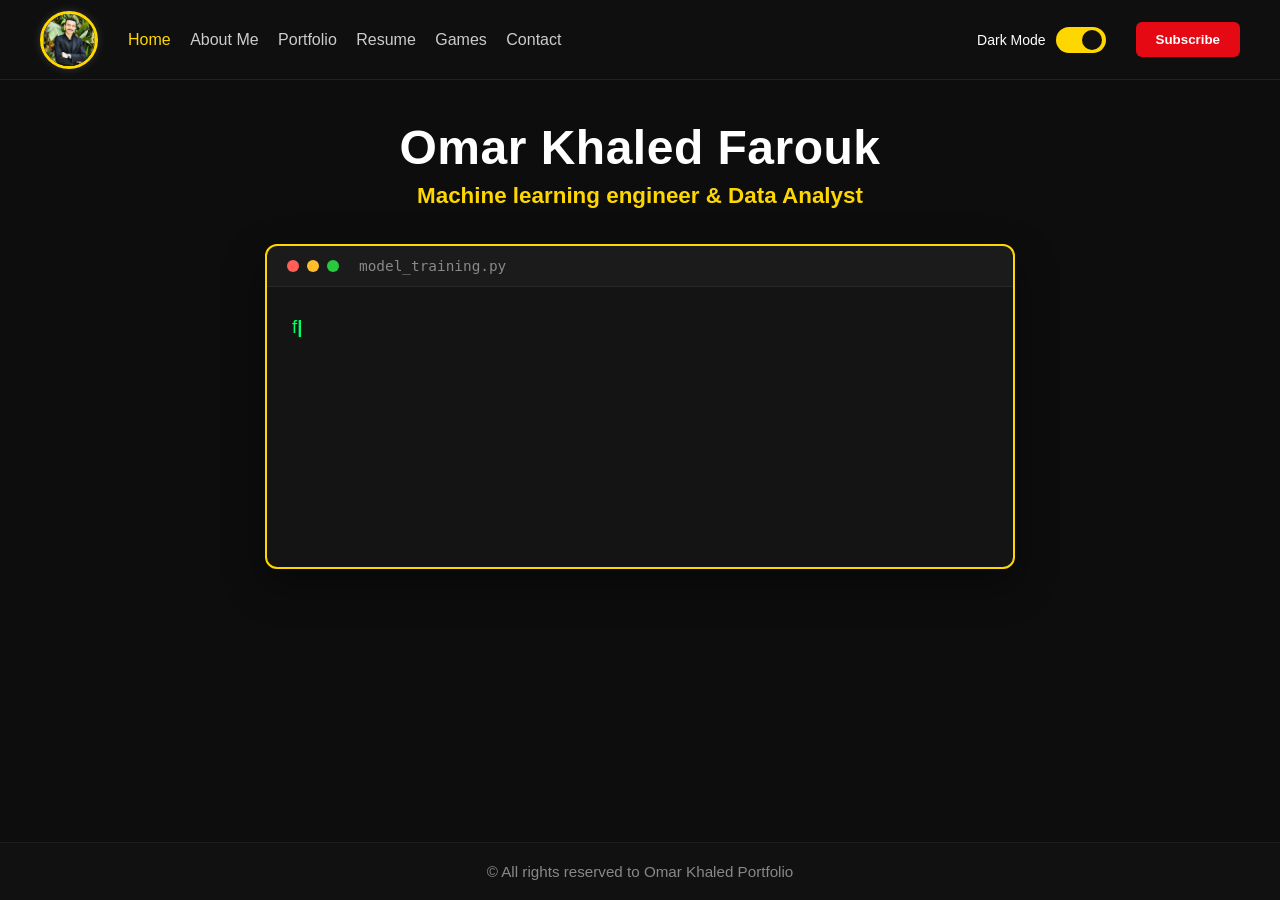
<file: index.html>
<!DOCTYPE html>
<html lang="en">
<head>
    <meta charset="UTF-8">
    <meta name="viewport" content="width=device-width, initial-scale=1.0">
    <title>Omar Khaled | ML Engineer Portfolio</title>
    <link rel="stylesheet" href="style.css">
</head>
<body>

    <header class="navbar">
        <div class="nav-left">
            <div class="profile-frame" id="profile-trigger">
                <img src="assets/2.jpeg" alt="Omar Khaled" class="profile-img">
            </div>
            <nav class="nav-links">
                <a href="index.html" class="active">Home</a>
                <a href="about.html">About Me</a>
                <a href="portfolio.html">Portfolio</a>
                <a href="resume.html">Resume</a>
                <a href="games.html">Games</a>
                <a href="contact.html">Contact</a>
            </nav>
        </div>
        
        <div class="nav-right">
            <div class="toggle-container">
                <span class="toggle-label">Dark Mode</span>
                <button id="theme-toggle" class="switch-btn"></button>
            </div>
            <button class="subscribe-btn" id="subscribe-btn">Subscribe</button>
        </div>
    </header>

    <!-- النافذة الصغيرة المنبثقة لـ Subscribe -->
    <div id="subscribe-modal" class="custom-popup-modal">
        <div class="popup-content">
            <span class="close-popup" id="close-subscribe">&times;</span>
            <h2>Under update</h2>
        </div>
    </div>

    <div id="image-modal" class="modal">
        <span class="close-modal" id="close-modal">&times;</span>
        <img class="modal-content" src="assets/2.jpeg" alt="Omar Khaled Enlarged">
    </div>

    <!-- الهيرو سيكشن الجديد المطور كلياً -->
    <main class="hero-wrapper-fixed">
        <div class="brand-header-zone">
            <h1 class="brand-name">Omar Khaled Farouk</h1>
            <p class="brand-title">Machine learning engineer & Data Analyst</p>
        </div>

        <div class="code-terminal-container">
            <div class="terminal-header">
                <div class="terminal-dots">
                    <span class="dot red"></span>
                    <span class="dot yellow"></span>
                    <span class="dot green"></span>
                </div>
                <div class="terminal-title">model_training.py</div>
            </div>
            <div class="terminal-body">
                <span id="typing-effect-code"></span><span class="terminal-cursor">|</span>
            </div>
        </div>
    </main>

    <!-- الفوتر مع علامة الحقوق المحدثة -->
    <footer class="portfolio-footer">
        <p>&copy; All rights reserved to Omar Khaled Portfolio</p>
    </footer>

    <script src="script.js"></script>
</body>
</html>
</file>
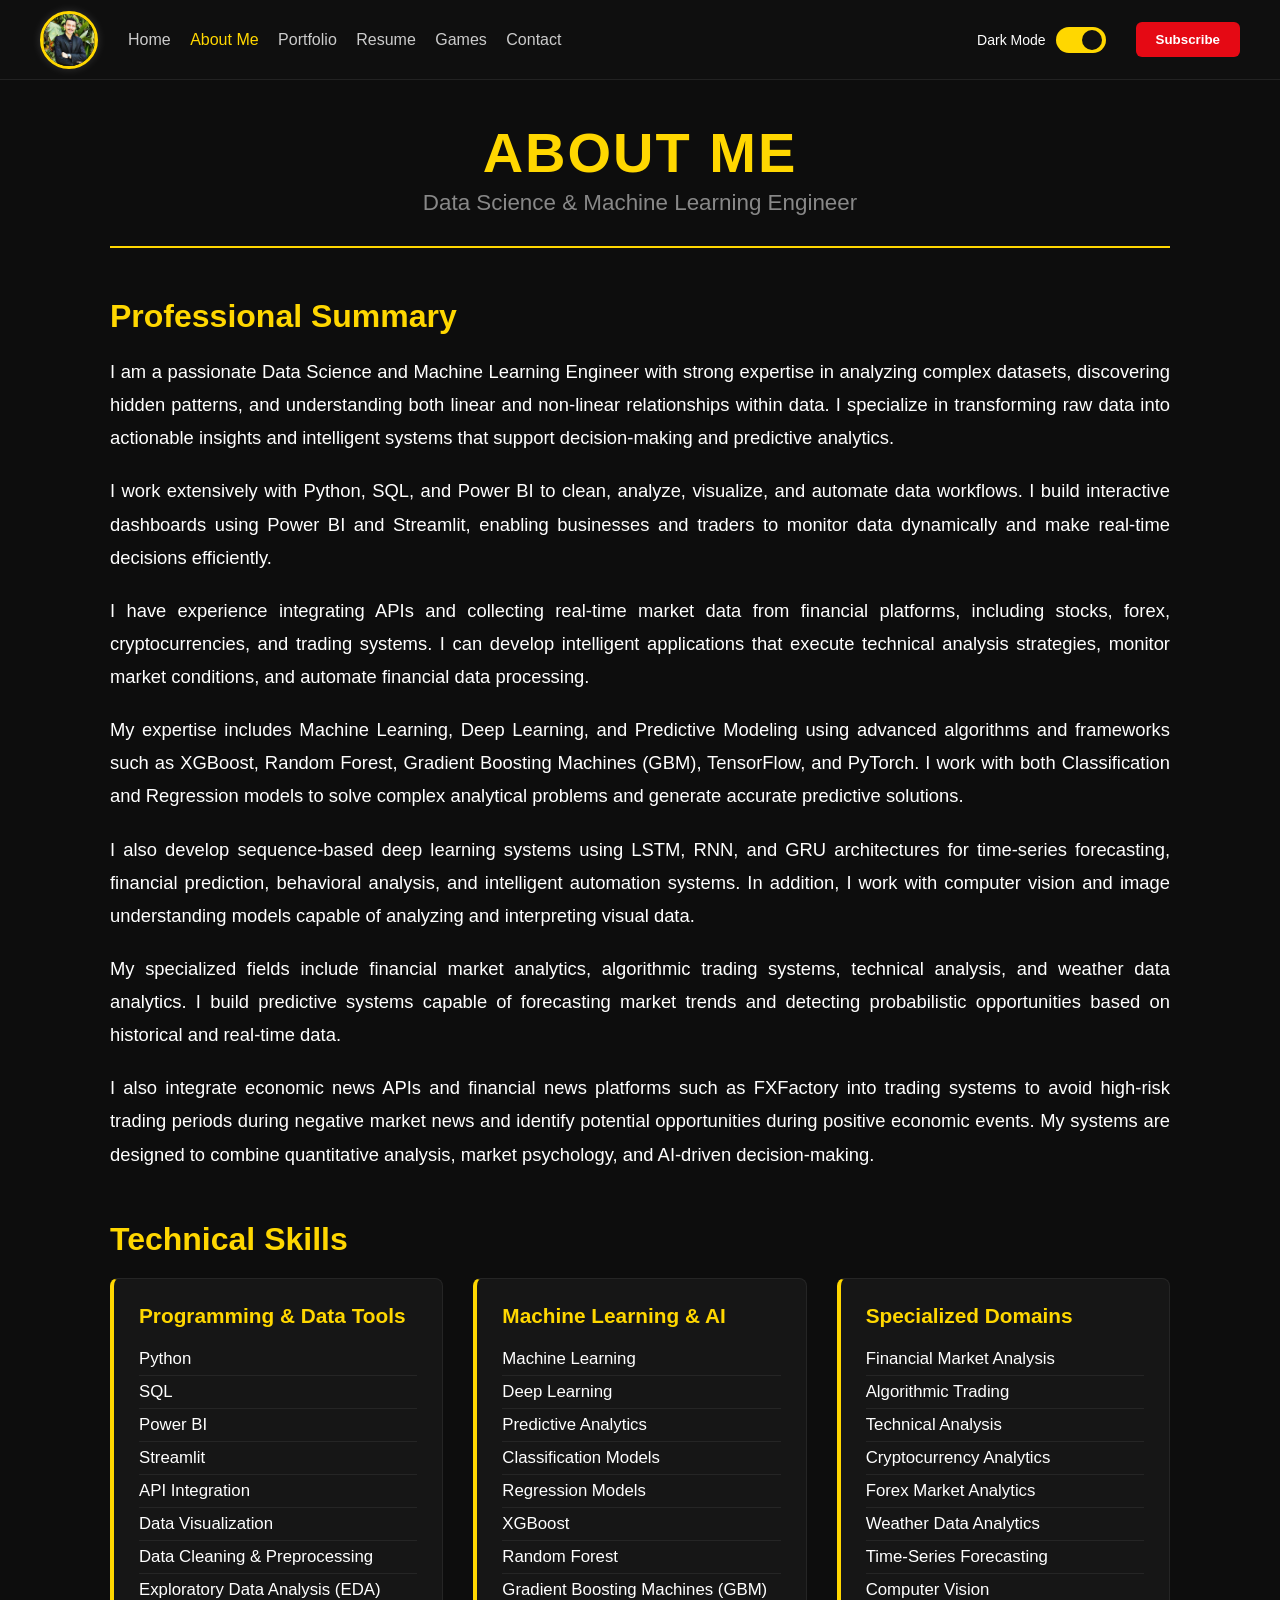
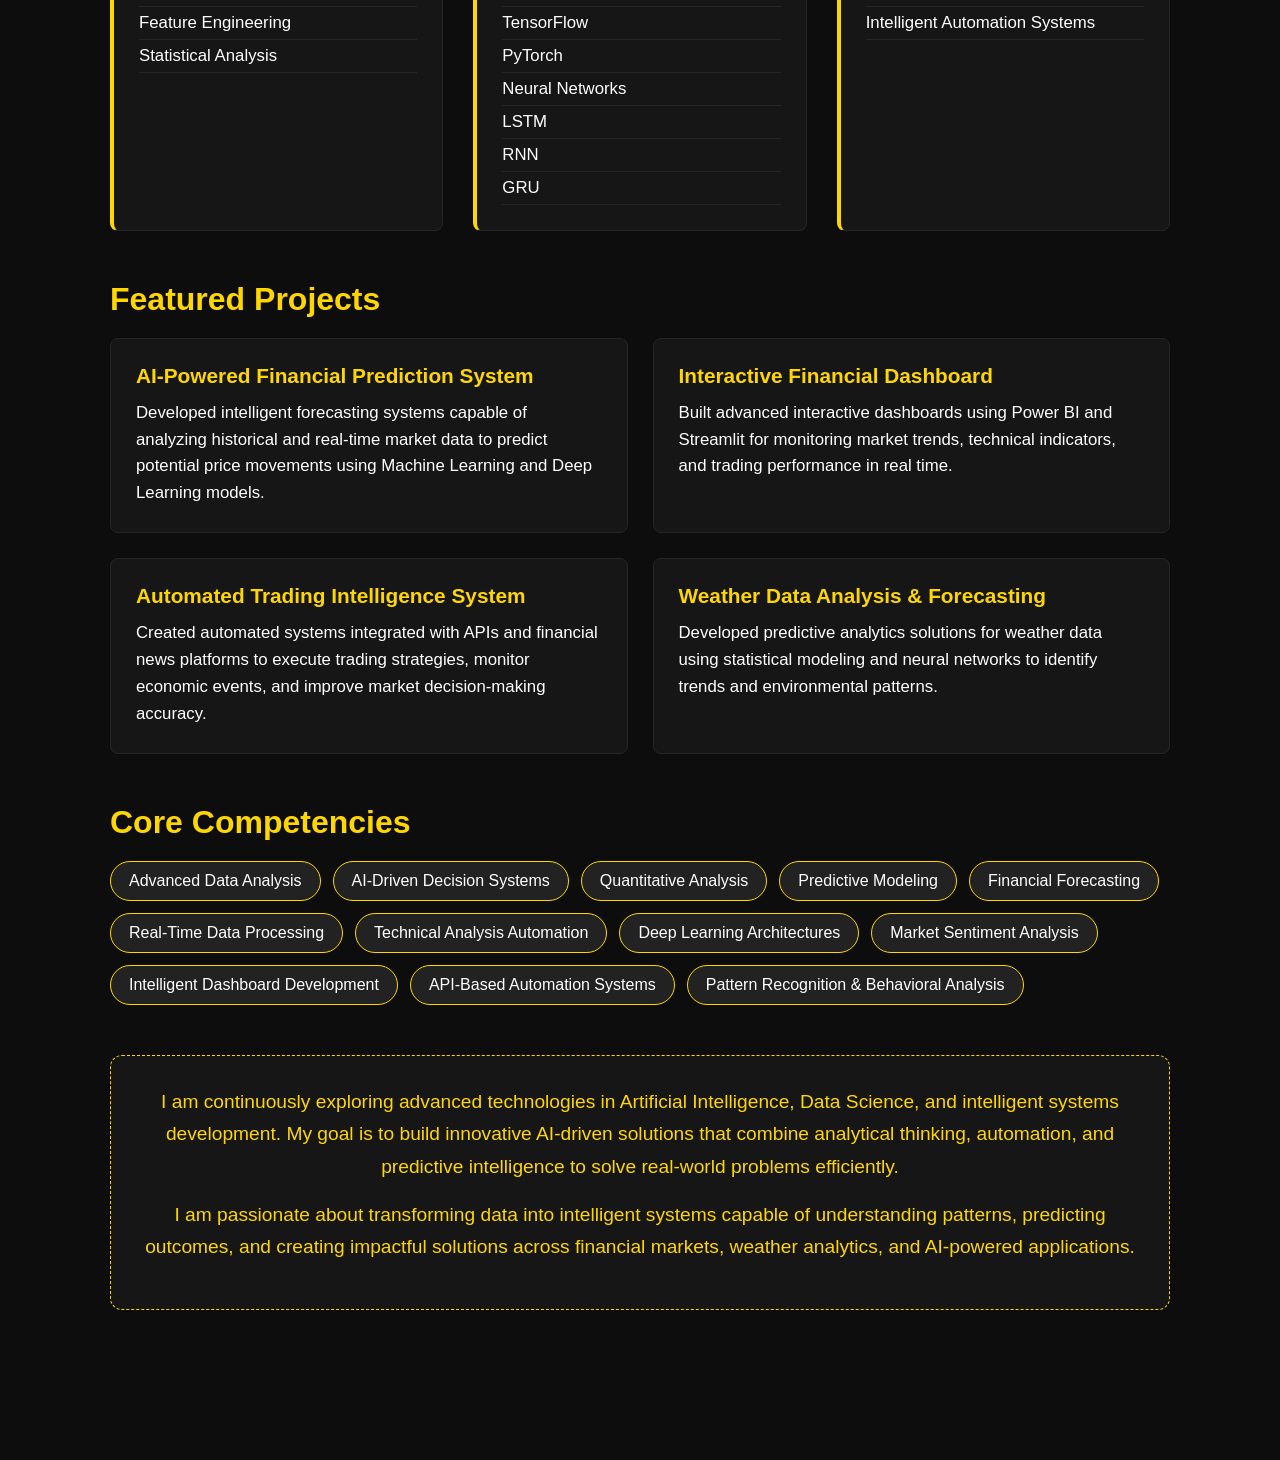
<file: about.html>
<!DOCTYPE html>
<html lang="en">
<head>
    <meta charset="UTF-8">
    <meta name="viewport" content="width=device-width, initial-scale=1.0">
    <title>About Me | Omar Khaled</title>
    <link rel="stylesheet" href="style.css">
</head>
<body>

    <header class="navbar">
        <div class="nav-left">
            <div class="profile-frame" id="profile-trigger">
                <img src="assets/2.jpeg" alt="Omar Khaled" class="profile-img">
            </div>
            <nav class="nav-links">
                <a href="index.html">Home</a>
                <a href="about.html" class="active">About Me</a>
                <a href="portfolio.html">Portfolio</a>
                <a href="resume.html">Resume</a>
                <a href="games.html">Games</a>
                <a href="contact.html">Contact</a>
            </nav>
        </div>
        
        <div class="nav-right">
            <div class="toggle-container">
                <span class="toggle-label">Dark Mode</span>
                <button id="theme-toggle" class="switch-btn"></button>
            </div>
            <button class="subscribe-btn">Subscribe</button>
        </div>
    </header>

    <div id="image-modal" class="modal">
        <span class="close-modal" id="close-modal">&times;</span>
        <img class="modal-content" src="assets/2.jpeg" alt="Omar Khaled Enlarged">
    </div>

    <main class="about-container">
        <section class="about-header-box">
            <h1 class="main-title">About Me</h1>
            <p class="subtitle">Data Science & Machine Learning Engineer</p>
        </section>

        <section class="about-section">
            <h2 class="section-title">Professional Summary</h2>
            <div class="section-content">
                <p>I am a passionate Data Science and Machine Learning Engineer with strong expertise in analyzing complex datasets, discovering hidden patterns, and understanding both linear and non-linear relationships within data. I specialize in transforming raw data into actionable insights and intelligent systems that support decision-making and predictive analytics.</p>
                <p>I work extensively with Python, SQL, and Power BI to clean, analyze, visualize, and automate data workflows. I build interactive dashboards using Power BI and Streamlit, enabling businesses and traders to monitor data dynamically and make real-time decisions efficiently.</p>
                <p>I have experience integrating APIs and collecting real-time market data from financial platforms, including stocks, forex, cryptocurrencies, and trading systems. I can develop intelligent applications that execute technical analysis strategies, monitor market conditions, and automate financial data processing.</p>
                <p>My expertise includes Machine Learning, Deep Learning, and Predictive Modeling using advanced algorithms and frameworks such as XGBoost, Random Forest, Gradient Boosting Machines (GBM), TensorFlow, and PyTorch. I work with both Classification and Regression models to solve complex analytical problems and generate accurate predictive solutions.</p>
                <p>I also develop sequence-based deep learning systems using LSTM, RNN, and GRU architectures for time-series forecasting, financial prediction, behavioral analysis, and intelligent automation systems. In addition, I work with computer vision and image understanding models capable of analyzing and interpreting visual data.</p>
                <p>My specialized fields include financial market analytics, algorithmic trading systems, technical analysis, and weather data analytics. I build predictive systems capable of forecasting market trends and detecting probabilistic opportunities based on historical and real-time data.</p>
                <p>I also integrate economic news APIs and financial news platforms such as FXFactory into trading systems to avoid high-risk trading periods during negative market news and identify potential opportunities during positive economic events. My systems are designed to combine quantitative analysis, market psychology, and AI-driven decision-making.</p>
            </div>
        </section>

        <section class="about-section">
            <h2 class="section-title">Technical Skills</h2>
            <div class="skills-grid">
                <div class="skills-category">
                    <h3>Programming & Data Tools</h3>
                    <ul>
                        <li>Python</li><li>SQL</li><li>Power BI</li><li>Streamlit</li><li>API Integration</li>
                        <li>Data Visualization</li><li>Data Cleaning & Preprocessing</li><li>Exploratory Data Analysis (EDA)</li>
                        <li>Feature Engineering</li><li>Statistical Analysis</li>
                    </ul>
                </div>
                <div class="skills-category">
                    <h3>Machine Learning & AI</h3>
                    <ul>
                        <li>Machine Learning</li><li>Deep Learning</li><li>Predictive Analytics</li><li>Classification Models</li>
                        <li>Regression Models</li><li>XGBoost</li><li>Random Forest</li><li>Gradient Boosting Machines (GBM)</li>
                        <li>TensorFlow</li><li>PyTorch</li><li>Neural Networks</li><li>LSTM</li><li>RNN</li><li>GRU</li>
                    </ul>
                </div>
                <div class="skills-category">
                    <h3>Specialized Domains</h3>
                    <ul>
                        <li>Financial Market Analysis</li><li>Algorithmic Trading</li><li>Technical Analysis</li><li>Cryptocurrency Analytics</li>
                        <li>Forex Market Analytics</li><li>Weather Data Analytics</li><li>Time-Series Forecasting</li>
                        <li>Computer Vision</li><li>Intelligent Automation Systems</li>
                    </ul>
                </div>
            </div>
        </section>

        <section class="about-section">
            <h2 class="section-title">Featured Projects</h2>
            <div class="projects-list">
                <div class="project-item">
                    <h3>AI-Powered Financial Prediction System</h3>
                    <p>Developed intelligent forecasting systems capable of analyzing historical and real-time market data to predict potential price movements using Machine Learning and Deep Learning models.</p>
                </div>
                <div class="project-item">
                    <h3>Interactive Financial Dashboard</h3>
                    <p>Built advanced interactive dashboards using Power BI and Streamlit for monitoring market trends, technical indicators, and trading performance in real time.</p>
                </div>
                <div class="project-item">
                    <h3>Automated Trading Intelligence System</h3>
                    <p>Created automated systems integrated with APIs and financial news platforms to execute trading strategies, monitor economic events, and improve market decision-making accuracy.</p>
                </div>
                <div class="project-item">
                    <h3>Weather Data Analysis & Forecasting</h3>
                    <p>Developed predictive analytics solutions for weather data using statistical modeling and neural networks to identify trends and environmental patterns.</p>
                </div>
            </div>
        </section>

        <section class="about-section">
            <h2 class="section-title">Core Competencies</h2>
            <div class="competencies-box">
                <div class="comp-tag">Advanced Data Analysis</div>
                <div class="comp-tag">AI-Driven Decision Systems</div>
                <div class="comp-tag">Quantitative Analysis</div>
                <div class="comp-tag">Predictive Modeling</div>
                <div class="comp-tag">Financial Forecasting</div>
                <div class="comp-tag">Real-Time Data Processing</div>
                <div class="comp-tag">Technical Analysis Automation</div>
                <div class="comp-tag">Deep Learning Architectures</div>
                <div class="comp-tag">Market Sentiment Analysis</div>
                <div class="comp-tag">Intelligent Dashboard Development</div>
                <div class="comp-tag">API-Based Automation Systems</div>
                <div class="comp-tag">Pattern Recognition & Behavioral Analysis</div>
            </div>
        </section>

        <section class="about-section closing-box">
            <p>I am continuously exploring advanced technologies in Artificial Intelligence, Data Science, and intelligent systems development. My goal is to build innovative AI-driven solutions that combine analytical thinking, automation, and predictive intelligence to solve real-world problems efficiently.</p>
            <p>I am passionate about transforming data into intelligent systems capable of understanding patterns, predicting outcomes, and creating impactful solutions across financial markets, weather analytics, and AI-powered applications.</p>
        </section>
    </main>

    <script src="script.js"></script>
</body>
</html>
</file>
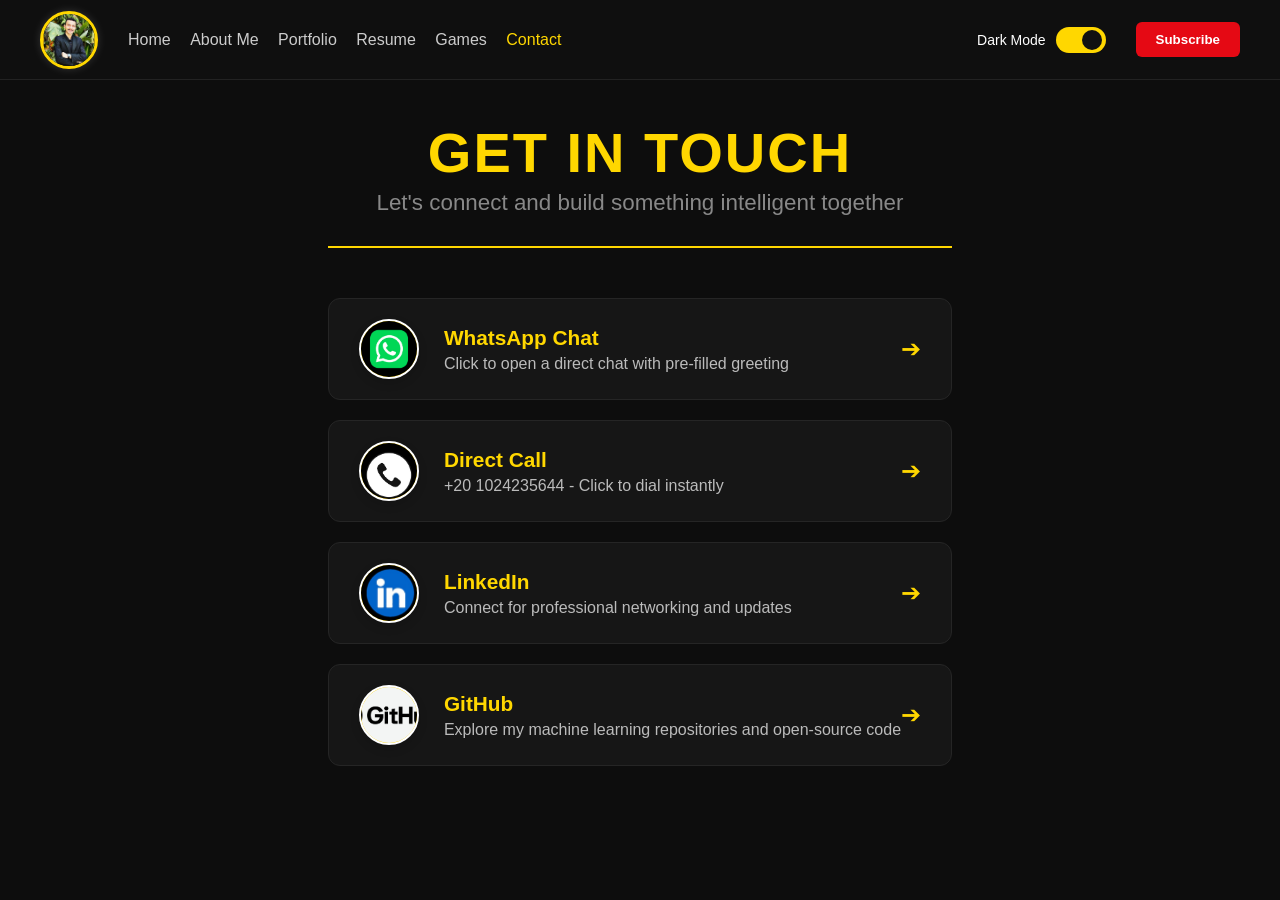
<file: contact.html>
<!DOCTYPE html>
<html lang="en">
<head>
    <meta charset="UTF-8">
    <meta name="viewport" content="width=device-width, initial-scale=1.0">
    <title>Contact Me | Omar Khaled</title>
    <link rel="stylesheet" href="style.css">
</head>
<body>

    <header class="navbar">
        <div class="nav-left">
            <div class="profile-frame" id="profile-trigger">
                <img src="assets/2.jpeg" alt="Omar Khaled" class="profile-img">
            </div>
            <nav class="nav-links">
                <a href="index.html">Home</a>
                <a href="about.html">About Me</a>
                <a href="portfolio.html">Portfolio</a>
                <a href="resume.html">Resume</a>
                <a href="games.html">Games</a>
                <a href="contact.html" class="active">Contact</a>
            </nav>
        </div>
        
        <div class="nav-right">
            <div class="toggle-container">
                <span class="toggle-label">Dark Mode</span>
                <button id="theme-toggle" class="switch-btn"></button>
            </div>
            <button class="subscribe-btn">Subscribe</button>
        </div>
    </header>

    <div id="image-modal" class="modal">
        <span class="close-modal" id="close-modal">&times;</span>
        <img class="modal-content" src="assets/2.jpeg" alt="Omar Khaled Enlarged">
    </div>

    <main class="contact-container">
        <div class="contact-header-box">
            <h1 class="main-title">Get In Touch</h1>
            <p class="subtitle">Let's connect and build something intelligent together</p>
        </div>

        <div class="contact-methods-list">
            
            <a href="https://wa.me/201024235644?text=Hello/%D8%A3%D9%87%D9%84%D8%A7" target="_blank" class="contact-card">
                <div class="icon-wrapper">
                    <img src="assets/W.jpeg" alt="WhatsApp" class="contact-icon">
                </div>
                <div class="contact-info">
                    <h3>WhatsApp Chat</h3>
                    <p>Click to open a direct chat with pre-filled greeting</p>
                </div>
                <div class="action-arrow">➔</div>
            </a>

            <a href="tel:+201024235644" class="contact-card">
                <div class="icon-wrapper">
                    <img src="assets/C.jpeg" alt="Call Me" class="contact-icon">
                </div>
                <div class="contact-info">
                    <h3>Direct Call</h3>
                    <p>+20 1024235644 - Click to dial instantly</p>
                </div>
                <div class="action-arrow">➔</div>
            </a>

            <a href="https://www.linkedin.com/in/omar-khaled-546099269" target="_blank" class="contact-card">
                <div class="icon-wrapper">
                    <img src="assets/L.jpeg" alt="LinkedIn" class="contact-icon">
                </div>
                <div class="contact-info">
                    <h3>LinkedIn</h3>
                    <p>Connect for professional networking and updates</p>
                </div>
                <div class="action-arrow">➔</div>
            </a>

            <a href="https://github.com/omarel3o" target="_blank" class="contact-card">
                <div class="icon-wrapper github-accent">
                    <img src="assets/G.jpeg" alt="GitHub" class="contact-icon">
                </div>
                <div class="contact-info">
                    <h3>GitHub</h3>
                    <p>Explore my machine learning repositories and open-source code</p>
                </div>
                <div class="action-arrow">➔</div>
            </a>

        </div>
    </main>

    <script src="script.js"></script>
</body>
</html>
</file>
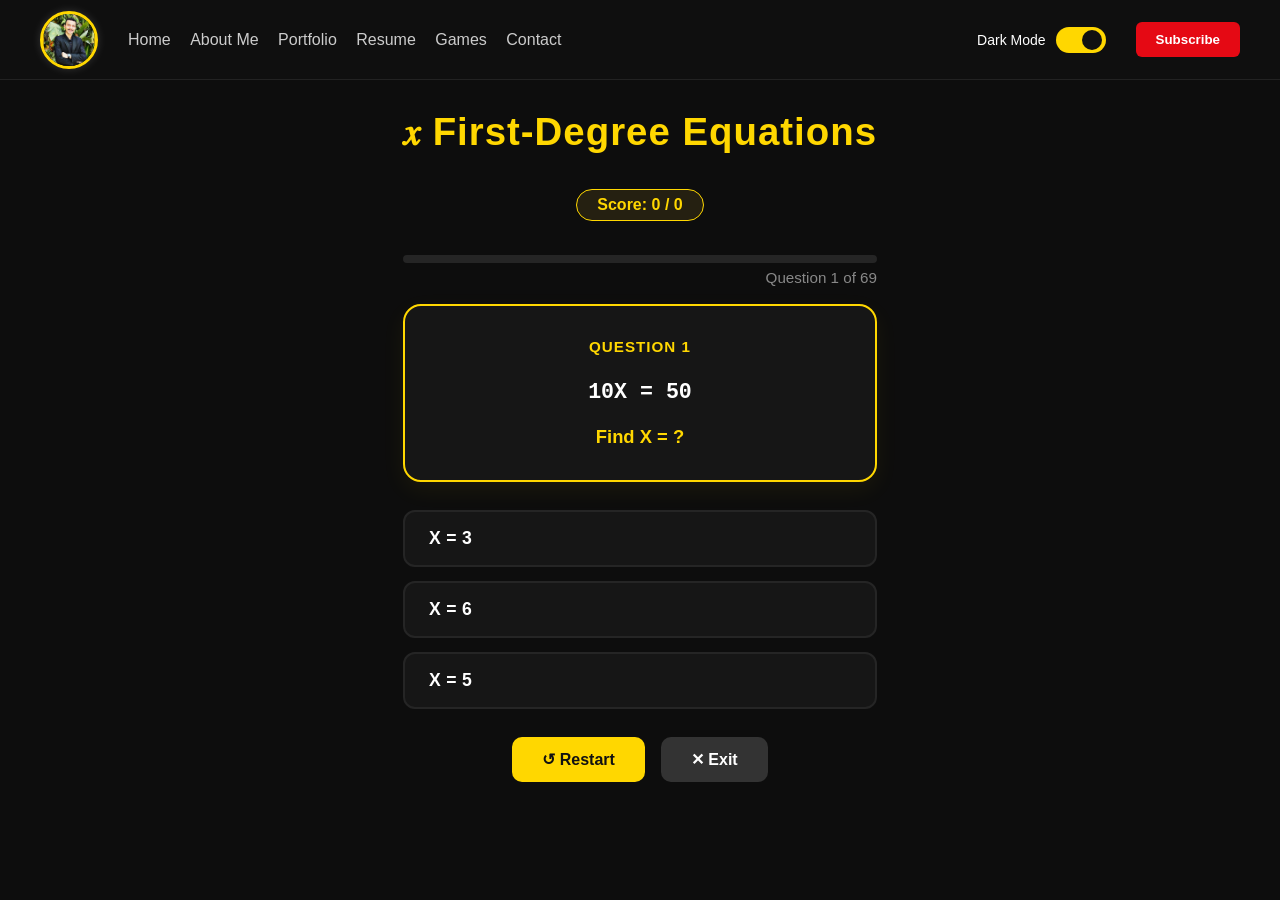
<file: game-equations.html>
<!DOCTYPE html>
<html lang="en">
<head>
    <meta charset="UTF-8">
    <meta name="viewport" content="width=device-width, initial-scale=1.0">
    <title>Equations Game | Omar Khaled</title>
    <link rel="stylesheet" href="style.css">
    <style>
        .game-page-container {
            max-width: 680px;
            margin: 0 auto;
            padding: 110px 20px 80px;
            min-height: 100vh;
            display: flex;
            flex-direction: column;
            align-items: center;
        }

        .game-title-box {
            text-align: center;
            margin-bottom: 34px;
            width: 100%;
        }

        .game-title-box h1 {
            font-size: 2.4rem;
            color: var(--accent-color);
            letter-spacing: 1px;
        }

        .progress-bar-wrap {
            width: 100%;
            height: 8px;
            background: var(--border-color);
            border-radius: 8px;
            margin: 14px 0 6px;
            overflow: hidden;
        }

        .progress-bar-fill {
            height: 100%;
            background: linear-gradient(90deg, var(--accent-color), #ff9900);
            border-radius: 8px;
            transition: width 0.4s ease;
        }

        .progress-label {
            font-size: 0.95rem;
            color: #888;
            text-align: right;
            width: 100%;
            margin-bottom: 18px;
        }

        /* Question Card */
        .eq-card {
            width: 100%;
            background: var(--card-bg);
            border: 2px solid var(--accent-color);
            border-radius: 18px;
            padding: 32px 36px;
            margin-bottom: 28px;
            text-align: center;
            box-shadow: 0 8px 24px rgba(0,0,0,0.08);
        }

        [data-theme="dark"] .eq-card {
            box-shadow: 0 8px 24px rgba(255,215,0,0.06);
        }

        .eq-number {
            font-size: 0.95rem;
            color: var(--accent-color);
            font-weight: 700;
            letter-spacing: 1px;
            margin-bottom: 18px;
        }

        .eq-text {
            font-size: 1.35rem;
            font-weight: 700;
            line-height: 1.8;
            font-family: 'Courier New', monospace;
            color: var(--text-color);
            white-space: pre-line;
        }

        .eq-ask {
            font-size: 1.15rem;
            font-weight: 800;
            color: var(--accent-color);
            margin-top: 14px;
        }

        /* Answer Choices */
        .choices-grid {
            display: flex;
            flex-direction: column;
            gap: 14px;
            width: 100%;
            margin-bottom: 28px;
        }

        .choice-btn {
            width: 100%;
            padding: 16px 24px;
            background: var(--card-bg);
            border: 2px solid var(--border-color);
            border-radius: 12px;
            font-size: 1.1rem;
            font-weight: 600;
            color: var(--text-color);
            cursor: pointer;
            text-align: left;
            transition: border-color 0.2s, background 0.2s, transform 0.15s;
            letter-spacing: 0.3px;
        }

        .choice-btn:hover:not(:disabled) {
            border-color: var(--accent-color);
            background: rgba(212,175,55,0.08);
            transform: translateX(6px);
        }

        .choice-btn.correct {
            border-color: #4caf50;
            background: rgba(76,175,80,0.12);
            color: #4caf50;
        }

        .choice-btn.wrong {
            border-color: #ef5350;
            background: rgba(239,83,80,0.1);
            color: #ef5350;
        }

        .choice-btn:disabled { cursor: default; }

        /* Buttons */
        .game-btns {
            display: flex;
            gap: 16px;
            flex-wrap: wrap;
            justify-content: center;
        }

        .gbtn {
            padding: 13px 30px;
            border: none;
            border-radius: 10px;
            font-size: 1rem;
            font-weight: 700;
            cursor: pointer;
            transition: transform 0.15s, opacity 0.15s;
        }

        .gbtn:hover { transform: translateY(-2px); opacity: 0.9; }
        .gbtn-reset { background: var(--accent-color); color: #111; }
        .gbtn-exit { background: #555; color: #fff; }
        [data-theme="dark"] .gbtn-exit { background: #333; }

        /* Modal */
        .result-overlay {
            display: none;
            position: fixed;
            inset: 0;
            background: rgba(0,0,0,0.82);
            z-index: 3000;
            justify-content: center;
            align-items: center;
        }

        .result-overlay.show { display: flex; }

        .result-box {
            background: var(--card-bg);
            border: 2px solid var(--accent-color);
            border-radius: 20px;
            padding: 44px 50px;
            text-align: center;
            max-width: 400px;
            width: 90%;
            animation: slideUp 0.28s ease;
            box-shadow: 0 20px 50px rgba(0,0,0,0.4);
        }

        @keyframes slideUp {
            from { transform: translateY(30px); opacity: 0; }
            to { transform: translateY(0); opacity: 1; }
        }

        .result-emoji { font-size: 3.5rem; margin-bottom: 14px; }
        .result-msg { font-size: 1.5rem; font-weight: 800; color: var(--accent-color); margin-bottom: 8px; }
        .result-sub { font-size: 1rem; color: #888; margin-bottom: 28px; }
        .result-btns { display: flex; gap: 14px; justify-content: center; flex-wrap: wrap; }

        .rbtn {
            padding: 12px 28px;
            border: none;
            border-radius: 10px;
            font-size: 1rem;
            font-weight: 700;
            cursor: pointer;
            transition: transform 0.15s;
        }

        .rbtn:hover { transform: translateY(-2px); }
        .rbtn-yes { background: var(--accent-color); color: #111; }
        .rbtn-no { background: #555; color: #fff; }
        [data-theme="dark"] .rbtn-no { background: #333; }

        /* Score */
        .score-badge {
            font-size: 1rem;
            font-weight: 700;
            color: var(--accent-color);
            background: rgba(212,175,55,0.12);
            border: 1px solid var(--accent-color);
            border-radius: 30px;
            padding: 6px 20px;
            margin-bottom: 20px;
        }

        @media (max-width: 768px) {
            .game-page-container { padding-top: 28px; }
            .game-title-box h1 { font-size: 1.8rem; }
            .eq-card { padding: 22px 18px; }
            .eq-text { font-size: 1.1rem; }
            .result-box { padding: 28px 20px; }
        }
    </style>
</head>
<body>

    <header class="navbar">
        <div class="nav-left">
            <div class="profile-frame" id="profile-trigger">
                <img src="assets/2.jpeg" alt="Omar Khaled" class="profile-img">
            </div>
            <nav class="nav-links">
                <a href="index.html">Home</a>
                <a href="about.html">About Me</a>
                <a href="portfolio.html">Portfolio</a>
                <a href="resume.html">Resume</a>
                <a href="games.html">Games</a>
                <a href="contact.html">Contact</a>
            </nav>
        </div>
        <div class="nav-right">
            <div class="toggle-container">
                <span class="toggle-label">Dark Mode</span>
                <button id="theme-toggle" class="switch-btn"></button>
            </div>
            <button class="subscribe-btn">Subscribe</button>
        </div>
    </header>

    <div id="image-modal" class="modal">
        <span class="close-modal" id="close-modal">&times;</span>
        <img class="modal-content" src="assets/2.jpeg" alt="Omar Khaled Enlarged">
    </div>

    <!-- Result Modal -->
    <div class="result-overlay" id="result-overlay">
        <div class="result-box">
            <div class="result-emoji" id="result-emoji"></div>
            <div class="result-msg" id="result-msg"></div>
            <div class="result-sub" id="result-sub">Play again?</div>
            <div class="result-btns">
                <button class="rbtn rbtn-yes" id="rbtn-yes">Yes ✓</button>
                <button class="rbtn rbtn-no" id="rbtn-no">No ✗</button>
            </div>
        </div>
    </div>

    <main class="game-page-container">
        <div class="game-title-box">
            <h1>𝑥 First-Degree Equations</h1>
        </div>

        <div class="score-badge" id="score-badge">Score: 0 / 0</div>

        <div class="progress-bar-wrap">
            <div class="progress-bar-fill" id="progress-fill" style="width:0%"></div>
        </div>
        <div class="progress-label" id="progress-label">Question 1 of 100</div>

        <div class="eq-card">
            <div class="eq-number" id="eq-number">QUESTION 1</div>
            <div class="eq-text" id="eq-text"></div>
            <div class="eq-ask">Find X = ?</div>
        </div>

        <div class="choices-grid" id="choices-grid">
            <button class="choice-btn" data-idx="0"></button>
            <button class="choice-btn" data-idx="1"></button>
            <button class="choice-btn" data-idx="2"></button>
        </div>

        <div class="game-btns">
            <button class="gbtn gbtn-reset" id="btn-reset">↺ Restart</button>
            <button class="gbtn gbtn-exit" id="btn-exit">✕ Exit</button>
        </div>
    </main>

    <script src="script.js"></script>
    <script>
        // ──────────────────────────────────────
        // 100 first-degree equation questions
        // Each: { lines: string[], answer: number }
        // ──────────────────────────────────────
        function generateQuestions() {
            const qs = [];
            // Pattern 1: aX + b = c  → X = (c-b)/a
            const pairs1 = [
                [2,4,10],[3,1,10],[5,0,25],[4,8,20],[6,3,21],[1,7,12],[3,6,15],[2,9,19],[7,0,28],[4,3,19],
                [5,5,30],[2,2,8],[3,9,18],[6,6,24],[1,4,9],[8,0,24],[2,7,13],[4,1,13],[3,3,12],[5,10,30],
                [2,6,14],[3,0,9],[4,4,20],[6,2,20],[1,8,11],[7,7,28],[2,1,7],[5,3,23],[3,7,22],[4,6,18],
            ];
            for (const [a,b,c] of pairs1) {
                const X = (c - b) / a;
                if (!Number.isInteger(X)) continue;
                qs.push({ lines: [`${a}X + ${b} = ${c}`], answer: X });
            }

            // Pattern 2: aX = b, find X
            const pairs2 = [
                [3,12],[4,20],[5,35],[6,18],[7,49],[2,16],[8,40],[9,27],[10,50],[3,21],
                [4,28],[5,15],[6,30],[7,14],[2,18],[8,56],[9,63],[3,27],[4,36],[5,45],
            ];
            for (const [a,b] of pairs2) {
                qs.push({ lines: [`${a}X = ${b}`], answer: b/a });
            }

            // Pattern 3: two-step  aX + bY = c, Y = d, find X
            const triplets = [
                [1,4,8,2],[2,3,12,2],[1,2,10,3],[3,1,9,3],[2,5,20,2],[1,3,15,4],[4,2,16,2],[1,6,12,1],
                [2,4,18,2],[3,3,15,2],[1,5,10,1],[2,2,14,3],[3,4,20,2],[1,7,14,1],[2,6,22,2],
                [4,3,19,1],[1,8,16,1],[2,7,21,1],[3,5,20,2],[1,9,18,1],
            ];
            for (const [a,b,c,y] of triplets) {
                // aX + b*y = c  => X = (c - b*y)/a
                const X = (c - b * y) / a;
                if (!Number.isInteger(X) || X < 0) continue;
                qs.push({
                    lines: [`${a}X + ${b}Y = ${c}`, `${b}Y = ${b * y}`, `X = ?`],
                    answer: X
                });
            }

            // shuffle & cap to 100
            for (let i = qs.length - 1; i > 0; i--) {
                const j = Math.floor(Math.random() * (i + 1));
                [qs[i], qs[j]] = [qs[j], qs[i]];
            }
            return qs.slice(0, 100);
        }

        let questions = [];
        let order = [];
        let currentIdx = 0;
        let score = 0;
        let answered = 0;
        let answered_current = false;

        const eqText = document.getElementById('eq-text');
        const eqNumber = document.getElementById('eq-number');
        const choiceBtns = document.querySelectorAll('.choice-btn');
        const progressFill = document.getElementById('progress-fill');
        const progressLabel = document.getElementById('progress-label');
        const scoreBadge = document.getElementById('score-badge');
        const overlay = document.getElementById('result-overlay');

        function shuffle(arr) {
            const a = [...arr];
            for (let i = a.length - 1; i > 0; i--) {
                const j = Math.floor(Math.random() * (i + 1));
                [a[i], a[j]] = [a[j], a[i]];
            }
            return a;
        }

        function generateChoices(correct) {
            const offsets = shuffle([-3,-2,-1,1,2,3,4,5,-4,-5]);
            const wrongs = new Set();
            for (const o of offsets) {
                const w = correct + o;
                if (w !== correct && w >= 0) wrongs.add(w);
                if (wrongs.size === 2) break;
            }
            const choices = [correct, ...Array.from(wrongs)];
            return shuffle(choices);
        }

        function loadQuestion() {
            answered_current = false;
            const qi = order[currentIdx];
            const q = questions[qi];

            eqNumber.textContent = `QUESTION ${currentIdx + 1}`;
            eqText.textContent = q.lines.join('\n');
            progressLabel.textContent = `Question ${currentIdx + 1} of ${questions.length}`;
            progressFill.style.width = `${((currentIdx) / questions.length) * 100}%`;
            scoreBadge.textContent = `Score: ${score} / ${answered}`;

            const choices = generateChoices(q.answer);
            choiceBtns.forEach((btn, i) => {
                btn.textContent = `X = ${choices[i]}`;
                btn.dataset.value = choices[i];
                btn.className = 'choice-btn';
                btn.disabled = false;
            });
        }

        function showResult(emoji, msg, sub) {
            document.getElementById('result-emoji').textContent = emoji;
            document.getElementById('result-msg').textContent = msg;
            document.getElementById('result-sub').textContent = sub || 'Play again?';
            overlay.classList.add('show');
        }

        choiceBtns.forEach(btn => {
            btn.addEventListener('click', () => {
                if (answered_current) return;
                answered_current = true;
                answered++;

                const qi = order[currentIdx];
                const correct = questions[qi].answer;
                const chosen = parseInt(btn.dataset.value);

                choiceBtns.forEach(b => {
                    b.disabled = true;
                    if (parseInt(b.dataset.value) === correct) b.classList.add('correct');
                });

                if (chosen === correct) {
                    score++;
                    scoreBadge.textContent = `Score: ${score} / ${answered}`;
                    setTimeout(() => {
                        currentIdx++;
                        if (currentIdx >= questions.length) {
                            progressFill.style.width = '100%';
                            showResult('🎉', `You completed all ${questions.length} questions!`, `Final Score: ${score} / ${questions.length}`);
                        } else {
                            loadQuestion();
                        }
                    }, 700);
                } else {
                    btn.classList.add('wrong');
                    scoreBadge.textContent = `Score: ${score} / ${answered}`;
                    setTimeout(() => {
                        showResult('❌', 'Wrong Answer!', 'Try again from the beginning?');
                    }, 700);
                }
            });
        });

        function startGame() {
            questions = generateQuestions();
            order = shuffle([...Array(questions.length).keys()]);
            currentIdx = 0;
            score = 0;
            answered = 0;
            overlay.classList.remove('show');
            loadQuestion();
        }

        document.getElementById('btn-reset').addEventListener('click', startGame);
        document.getElementById('btn-exit').addEventListener('click', () => { window.location.href = 'games.html'; });
        document.getElementById('rbtn-yes').addEventListener('click', startGame);
        document.getElementById('rbtn-no').addEventListener('click', () => { window.location.href = 'games.html'; });

        // Init
        startGame();
    </script>
</body>
</html>
</file>
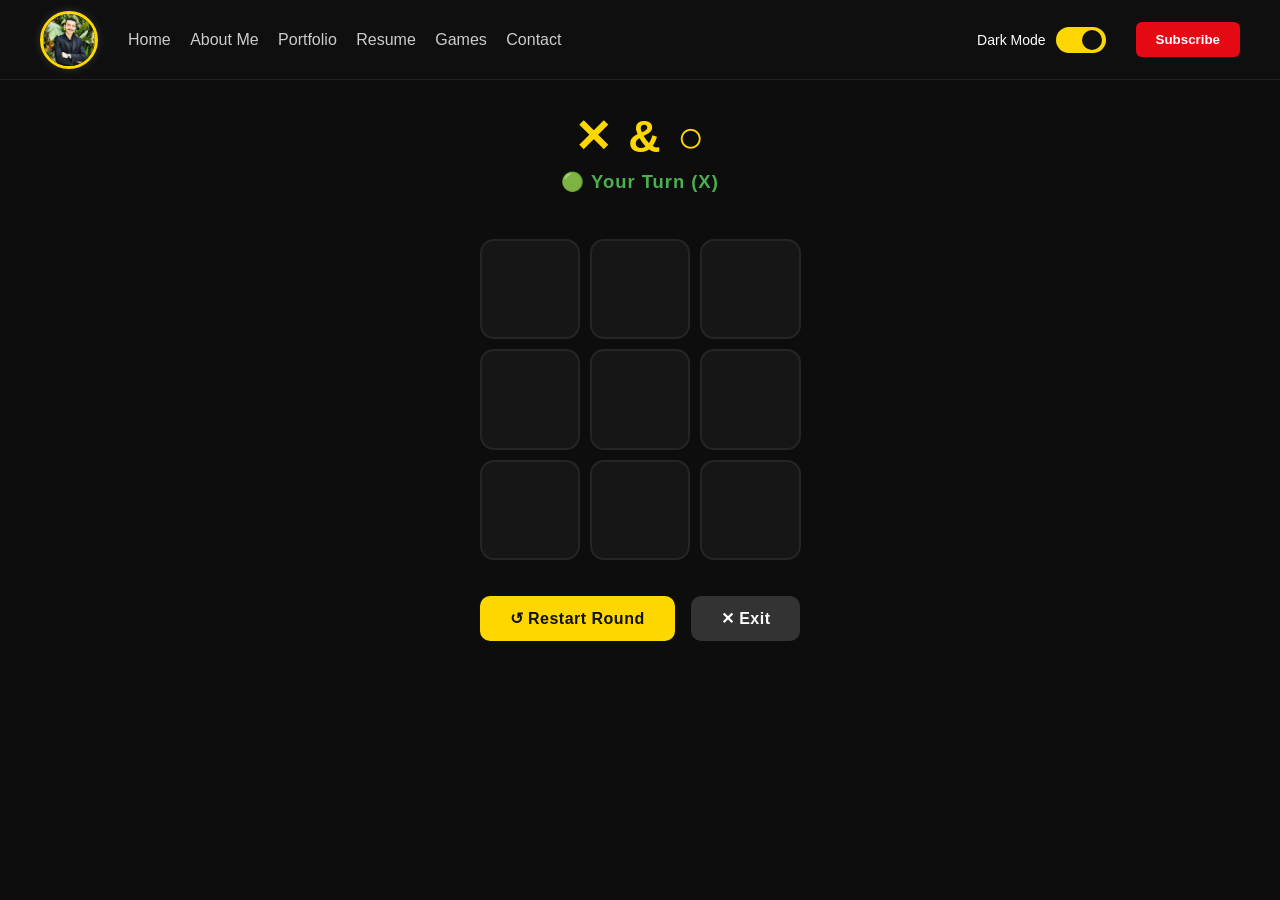
<file: game-xo.html>
<!DOCTYPE html>
<html lang="en">
<head>
    <meta charset="UTF-8">
    <meta name="viewport" content="width=device-width, initial-scale=1.0">
    <title>X & O Game | Omar Khaled</title>
    <link rel="stylesheet" href="style.css">
    <style>
        .game-page-container {
            max-width: 620px;
            margin: 0 auto;
            padding: 110px 20px 80px;
            min-height: 100vh;
            display: flex;
            flex-direction: column;
            align-items: center;
        }

        .game-title-box {
            text-align: center;
            margin-bottom: 30px;
            width: 100%;
        }

        .game-title-box h1 {
            font-size: 2.8rem;
            color: var(--accent-color);
            letter-spacing: 2px;
        }

        .turn-indicator {
            font-size: 1.15rem;
            margin-top: 8px;
            font-weight: 600;
            letter-spacing: 1px;
            min-height: 28px;
        }

        .turn-you { color: #4caf50; }
        .turn-com { color: #ef5350; }

        /* XO Board */
        .xo-board {
            display: grid;
            grid-template-columns: repeat(3, 1fr);
            gap: 10px;
            width: 100%;
            max-width: 380px;
            margin: 10px 0 28px;
        }

        .xo-cell {
            aspect-ratio: 1;
            background: var(--card-bg);
            border: 2px solid var(--border-color);
            border-radius: 14px;
            display: flex;
            align-items: center;
            justify-content: center;
            font-size: 3.2rem;
            font-weight: 900;
            cursor: pointer;
            transition: background 0.18s, border-color 0.18s, transform 0.12s;
            user-select: none;
        }

        .xo-cell:hover:not(.taken) {
            background: rgba(212,175,55,0.1);
            border-color: var(--accent-color);
            transform: scale(1.04);
        }

        .xo-cell.taken { cursor: default; }
        .xo-cell.x-mark { color: #4caf50; }
        .xo-cell.o-mark { color: #ef5350; }

        .xo-cell.winning-cell {
            background: rgba(212,175,55,0.2);
            border-color: var(--accent-color);
            animation: winPulse 0.5s ease;
        }

        @keyframes winPulse {
            0% { transform: scale(1); }
            50% { transform: scale(1.1); }
            100% { transform: scale(1); }
        }

        /* Buttons */
        .game-btns {
            display: flex;
            gap: 16px;
            margin-top: 8px;
            flex-wrap: wrap;
            justify-content: center;
        }

        .gbtn {
            padding: 13px 30px;
            border: none;
            border-radius: 10px;
            font-size: 1rem;
            font-weight: 700;
            cursor: pointer;
            transition: transform 0.15s, opacity 0.15s;
            letter-spacing: 0.5px;
        }

        .gbtn:hover { transform: translateY(-2px); opacity: 0.9; }

        .gbtn-reset {
            background: var(--accent-color);
            color: #111;
        }

        .gbtn-exit {
            background: #555;
            color: #fff;
        }

        [data-theme="dark"] .gbtn-exit { background: #333; }

        /* Modal overlay */
        .result-overlay {
            display: none;
            position: fixed;
            inset: 0;
            background: rgba(0,0,0,0.82);
            z-index: 3000;
            justify-content: center;
            align-items: center;
            animation: fadeIn 0.25s ease;
        }

        .result-overlay.show { display: flex; }

        @keyframes fadeIn {
            from { opacity: 0; } to { opacity: 1; }
        }

        .result-box {
            background: var(--card-bg);
            border: 2px solid var(--accent-color);
            border-radius: 20px;
            padding: 44px 50px;
            text-align: center;
            max-width: 380px;
            width: 90%;
            animation: slideUp 0.28s ease;
            box-shadow: 0 20px 50px rgba(0,0,0,0.4);
        }

        @keyframes slideUp {
            from { transform: translateY(30px); opacity: 0; }
            to { transform: translateY(0); opacity: 1; }
        }

        .result-emoji { font-size: 3.5rem; margin-bottom: 14px; }

        .result-msg {
            font-size: 1.5rem;
            font-weight: 800;
            color: var(--accent-color);
            margin-bottom: 8px;
        }

        .result-sub {
            font-size: 1rem;
            color: #888;
            margin-bottom: 28px;
        }

        .result-btns { display: flex; gap: 14px; justify-content: center; flex-wrap: wrap; }

        .rbtn {
            padding: 12px 28px;
            border: none;
            border-radius: 10px;
            font-size: 1rem;
            font-weight: 700;
            cursor: pointer;
            transition: transform 0.15s;
        }

        .rbtn:hover { transform: translateY(-2px); }
        .rbtn-yes { background: var(--accent-color); color: #111; }
        .rbtn-no { background: #555; color: #fff; }
        [data-theme="dark"] .rbtn-no { background: #333; }

        @media (max-width: 768px) {
            .game-page-container { padding-top: 28px; }
            .game-title-box h1 { font-size: 2rem; }
            .xo-cell { font-size: 2.4rem; }
            .result-box { padding: 30px 24px; }
        }
    </style>
</head>
<body>

    <header class="navbar">
        <div class="nav-left">
            <div class="profile-frame" id="profile-trigger">
                <img src="assets/2.jpeg" alt="Omar Khaled" class="profile-img">
            </div>
            <nav class="nav-links">
                <a href="index.html">Home</a>
                <a href="about.html">About Me</a>
                <a href="#portfolio">Portfolio</a>
                <a href="resume.html">Resume</a>
                <a href="games.html">Games</a>
                <a href="contact.html">Contact</a>
            </nav>
        </div>
        <div class="nav-right">
            <div class="toggle-container">
                <span class="toggle-label">Dark Mode</span>
                <button id="theme-toggle" class="switch-btn"></button>
            </div>
            <button class="subscribe-btn">Subscribe</button>
        </div>
    </header>

    <div id="image-modal" class="modal">
        <span class="close-modal" id="close-modal">&times;</span>
        <img class="modal-content" src="assets/2.jpeg" alt="Omar Khaled Enlarged">
    </div>

    <!-- Result Modal -->
    <div class="result-overlay" id="result-overlay">
        <div class="result-box">
            <div class="result-emoji" id="result-emoji"></div>
            <div class="result-msg" id="result-msg"></div>
            <div class="result-sub">Play again?</div>
            <div class="result-btns">
                <button class="rbtn rbtn-yes" id="rbtn-yes">Yes ✓</button>
                <button class="rbtn rbtn-no" id="rbtn-no">No ✗</button>
            </div>
        </div>
    </div>

    <main class="game-page-container">
        <div class="game-title-box">
            <h1>✕ &amp; ○</h1>
            <div class="turn-indicator" id="turn-indicator"></div>
        </div>

        <div class="xo-board" id="xo-board">
            <div class="xo-cell" data-i="0"></div>
            <div class="xo-cell" data-i="1"></div>
            <div class="xo-cell" data-i="2"></div>
            <div class="xo-cell" data-i="3"></div>
            <div class="xo-cell" data-i="4"></div>
            <div class="xo-cell" data-i="5"></div>
            <div class="xo-cell" data-i="6"></div>
            <div class="xo-cell" data-i="7"></div>
            <div class="xo-cell" data-i="8"></div>
        </div>

        <div class="game-btns">
            <button class="gbtn gbtn-reset" id="btn-reset">↺ Restart Round</button>
            <button class="gbtn gbtn-exit" id="btn-exit">✕ Exit</button>
        </div>
    </main>

    <script src="script.js"></script>
    <script>
        const WINS = [
            [0,1,2],[3,4,5],[6,7,8], // rows
            [0,3,6],[1,4,7],[2,5,8], // cols
            [0,4,8],[2,4,6]          // diagonals
        ];

        let board = Array(9).fill(null);
        let gameOver = false;
        let playerTurn = true;

        const cells = document.querySelectorAll('.xo-cell');
        const turnEl = document.getElementById('turn-indicator');
        const overlay = document.getElementById('result-overlay');

        function setTurnText() {
            if (gameOver) return;
            if (playerTurn) {
                turnEl.textContent = '🟢 Your Turn (X)';
                turnEl.className = 'turn-indicator turn-you';
            } else {
                turnEl.textContent = '🔴 Computer\'s Turn (O)';
                turnEl.className = 'turn-indicator turn-com';
            }
        }

        function checkWinner(b, mark) {
            return WINS.find(combo => combo.every(i => b[i] === mark)) || null;
        }

        function isDraw(b) {
            return b.every(c => c !== null);
        }

        function highlightWin(combo) {
            combo.forEach(i => cells[i].classList.add('winning-cell'));
        }

        function showResult(emoji, msg) {
            gameOver = true;
            turnEl.textContent = '';
            document.getElementById('result-emoji').textContent = emoji;
            document.getElementById('result-msg').textContent = msg;
            overlay.classList.add('show');
        }

        function renderBoard() {
            board.forEach((val, i) => {
                cells[i].textContent = val === 'X' ? '✕' : val === 'O' ? '○' : '';
                cells[i].className = 'xo-cell' + (val ? ' taken ' + (val === 'X' ? 'x-mark' : 'o-mark') : '');
            });
        }

        // Minimax AI
        function minimax(b, isMaximizing) {
            const wO = checkWinner(b, 'O');
            if (wO) return 10;
            const wX = checkWinner(b, 'X');
            if (wX) return -10;
            if (isDraw(b)) return 0;

            if (isMaximizing) {
                let best = -Infinity;
                b.forEach((cell, i) => {
                    if (!cell) {
                        b[i] = 'O';
                        best = Math.max(best, minimax(b, false));
                        b[i] = null;
                    }
                });
                return best;
            } else {
                let best = Infinity;
                b.forEach((cell, i) => {
                    if (!cell) {
                        b[i] = 'X';
                        best = Math.min(best, minimax(b, true));
                        b[i] = null;
                    }
                });
                return best;
            }
        }

        function bestMove() {
            let best = -Infinity, move = -1;
            board.forEach((cell, i) => {
                if (!cell) {
                    board[i] = 'O';
                    const score = minimax(board, false);
                    board[i] = null;
                    if (score > best) { best = score; move = i; }
                }
            });
            return move;
        }

        function computerPlay() {
            if (gameOver) return;
            const move = bestMove();
            if (move === -1) return;
            board[move] = 'O';
            renderBoard();
            const wCombo = checkWinner(board, 'O');
            if (wCombo) { highlightWin(wCombo); setTimeout(() => showResult('😔', 'Computer Wins!'), 300); return; }
            if (isDraw(board)) { setTimeout(() => showResult('🤝', "It's a Draw!"), 300); return; }
            playerTurn = true;
            setTurnText();
        }

        cells.forEach(cell => {
            cell.addEventListener('click', () => {
                const i = parseInt(cell.dataset.i);
                if (!playerTurn || gameOver || board[i]) return;
                board[i] = 'X';
                renderBoard();
                const wCombo = checkWinner(board, 'X');
                if (wCombo) { highlightWin(wCombo); setTimeout(() => showResult('🏆', 'You Win!'), 300); return; }
                if (isDraw(board)) { setTimeout(() => showResult('🤝', "It's a Draw!"), 300); return; }
                playerTurn = false;
                setTurnText();
                setTimeout(computerPlay, 420);
            });
        });

        function resetGame() {
            board = Array(9).fill(null);
            gameOver = false;
            playerTurn = true;
            renderBoard();
            setTurnText();
            overlay.classList.remove('show');
        }

        document.getElementById('btn-reset').addEventListener('click', resetGame);
        document.getElementById('btn-exit').addEventListener('click', () => { window.location.href = 'games.html'; });
        document.getElementById('rbtn-yes').addEventListener('click', resetGame);
        document.getElementById('rbtn-no').addEventListener('click', () => { window.location.href = 'games.html'; });

        // Init
        setTurnText();
        renderBoard();
    </script>
</body>
</html>
</file>
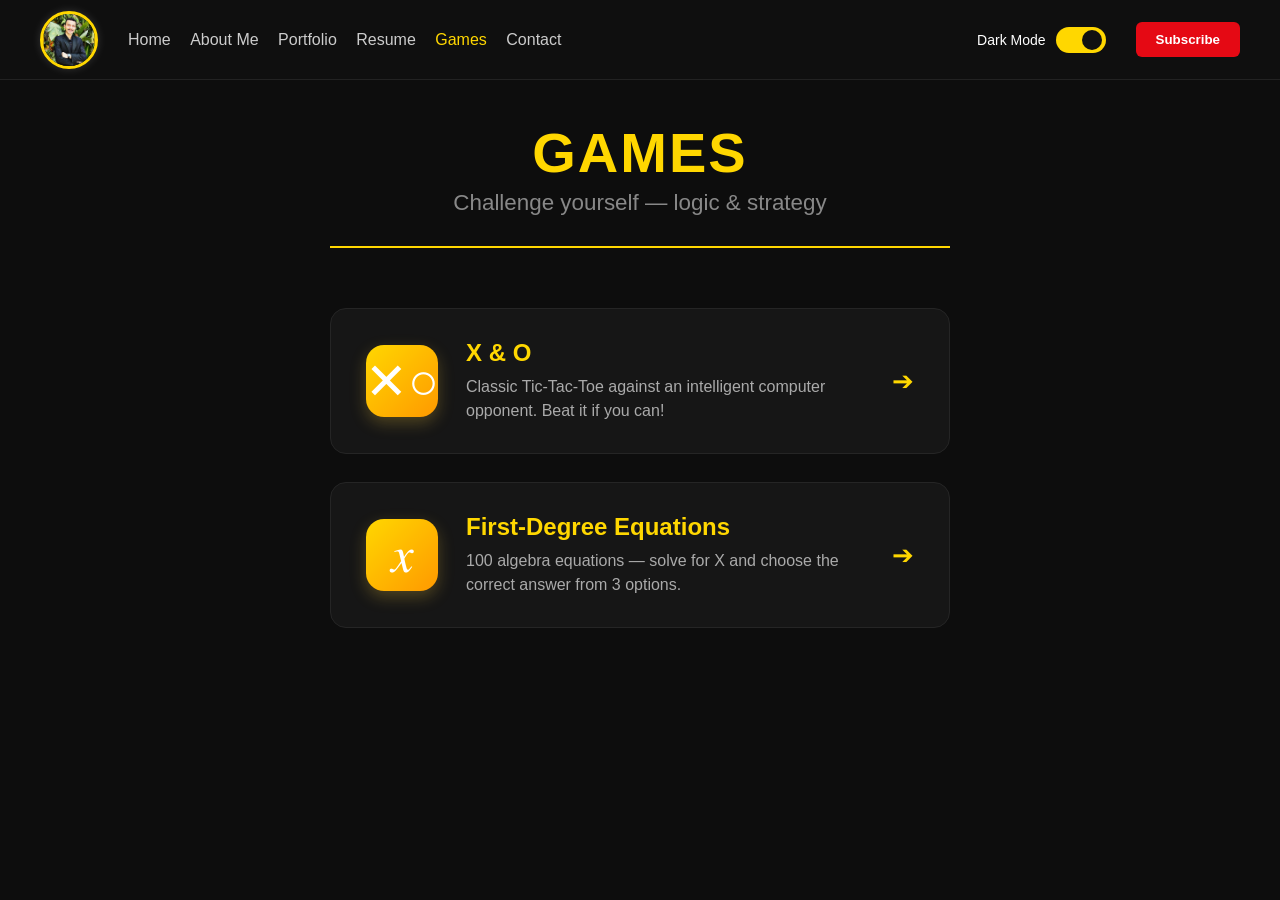
<file: games.html>
<!DOCTYPE html>
<html lang="en">
<head>
    <meta charset="UTF-8">
    <meta name="viewport" content="width=device-width, initial-scale=1.0">
    <title>Games | Omar Khaled</title>
    <link rel="stylesheet" href="style.css">
    <style>
        .games-container {
            max-width: 900px;
            margin: 0 auto;
            padding: 120px 20px 80px;
            min-height: 100vh;
            display: flex;
            flex-direction: column;
            align-items: center;
        }

        .games-header-box {
            text-align: center;
            margin-bottom: 60px;
            border-bottom: 2px solid var(--accent-color);
            padding-bottom: 30px;
            width: 100%;
        }

        .games-grid {
            display: flex;
            flex-direction: column;
            gap: 28px;
            width: 100%;
            max-width: 620px;
        }

        .game-card {
            display: flex;
            align-items: center;
            gap: 28px;
            background: var(--card-bg);
            border: 1px solid var(--border-color);
            border-radius: 16px;
            padding: 30px 35px;
            text-decoration: none;
            color: var(--text-color);
            transition: transform 0.25s ease, border-color 0.25s ease, box-shadow 0.25s ease;
            cursor: pointer;
        }

        .game-card:hover {
            transform: translateY(-6px);
            border-color: var(--accent-color);
            box-shadow: 0 12px 30px rgba(0,0,0,0.12);
        }

        [data-theme="dark"] .game-card:hover {
            box-shadow: 0 12px 30px rgba(255,215,0,0.12);
        }

        .game-icon {
            font-size: 3.2rem;
            width: 72px;
            height: 72px;
            display: flex;
            align-items: center;
            justify-content: center;
            background: linear-gradient(135deg, var(--accent-color), #ff9900);
            border-radius: 18px;
            flex-shrink: 0;
            box-shadow: 0 6px 16px rgba(212,175,55,0.3);
        }

        .game-info {
            flex: 1;
        }

        .game-info h2 {
            font-size: 1.5rem;
            color: var(--accent-color);
            margin-bottom: 8px;
        }

        .game-info p {
            font-size: 1rem;
            color: #888;
            line-height: 1.5;
        }

        [data-theme="dark"] .game-info p {
            color: #aaa;
        }

        .game-arrow {
            font-size: 1.6rem;
            color: var(--accent-color);
            transition: transform 0.2s;
        }

        .game-card:hover .game-arrow {
            transform: translateX(6px);
        }

        @media (max-width: 768px) {
            .games-container { padding-top: 30px; }
            .game-card { padding: 20px; gap: 18px; }
            .game-icon { font-size: 2.4rem; width: 58px; height: 58px; }
            .game-info h2 { font-size: 1.25rem; }
        }
    </style>
</head>
<body>

    <header class="navbar">
        <div class="nav-left">
            <div class="profile-frame" id="profile-trigger">
                <img src="assets/2.jpeg" alt="Omar Khaled" class="profile-img">
            </div>
            <nav class="nav-links">
                <a href="index.html">Home</a>
                <a href="about.html">About Me</a>
                <a href="#portfolio">Portfolio</a>
                <a href="resume.html">Resume</a>
                <a href="games.html" class="active">Games</a>
                <a href="contact.html">Contact</a>
            </nav>
        </div>
        <div class="nav-right">
            <div class="toggle-container">
                <span class="toggle-label">Dark Mode</span>
                <button id="theme-toggle" class="switch-btn"></button>
            </div>
            <button class="subscribe-btn">Subscribe</button>
        </div>
    </header>

    <div id="image-modal" class="modal">
        <span class="close-modal" id="close-modal">&times;</span>
        <img class="modal-content" src="assets/2.jpeg" alt="Omar Khaled Enlarged">
    </div>

    <main class="games-container">
        <div class="games-header-box">
            <h1 class="main-title">Games</h1>
            <p class="subtitle">Challenge yourself — logic & strategy</p>
        </div>

        <div class="games-grid">
            <a href="game-xo.html" class="game-card">
                <div class="game-icon">✕○</div>
                <div class="game-info">
                    <h2>X & O</h2>
                    <p>Classic Tic-Tac-Toe against an intelligent computer opponent. Beat it if you can!</p>
                </div>
                <div class="game-arrow">➔</div>
            </a>

            <a href="game-equations.html" class="game-card">
                <div class="game-icon">𝑥</div>
                <div class="game-info">
                    <h2>First-Degree Equations</h2>
                    <p>100 algebra equations — solve for X and choose the correct answer from 3 options.</p>
                </div>
                <div class="game-arrow">➔</div>
            </a>
        </div>
    </main>

    <script src="script.js"></script>
</body>
</html>
</file>
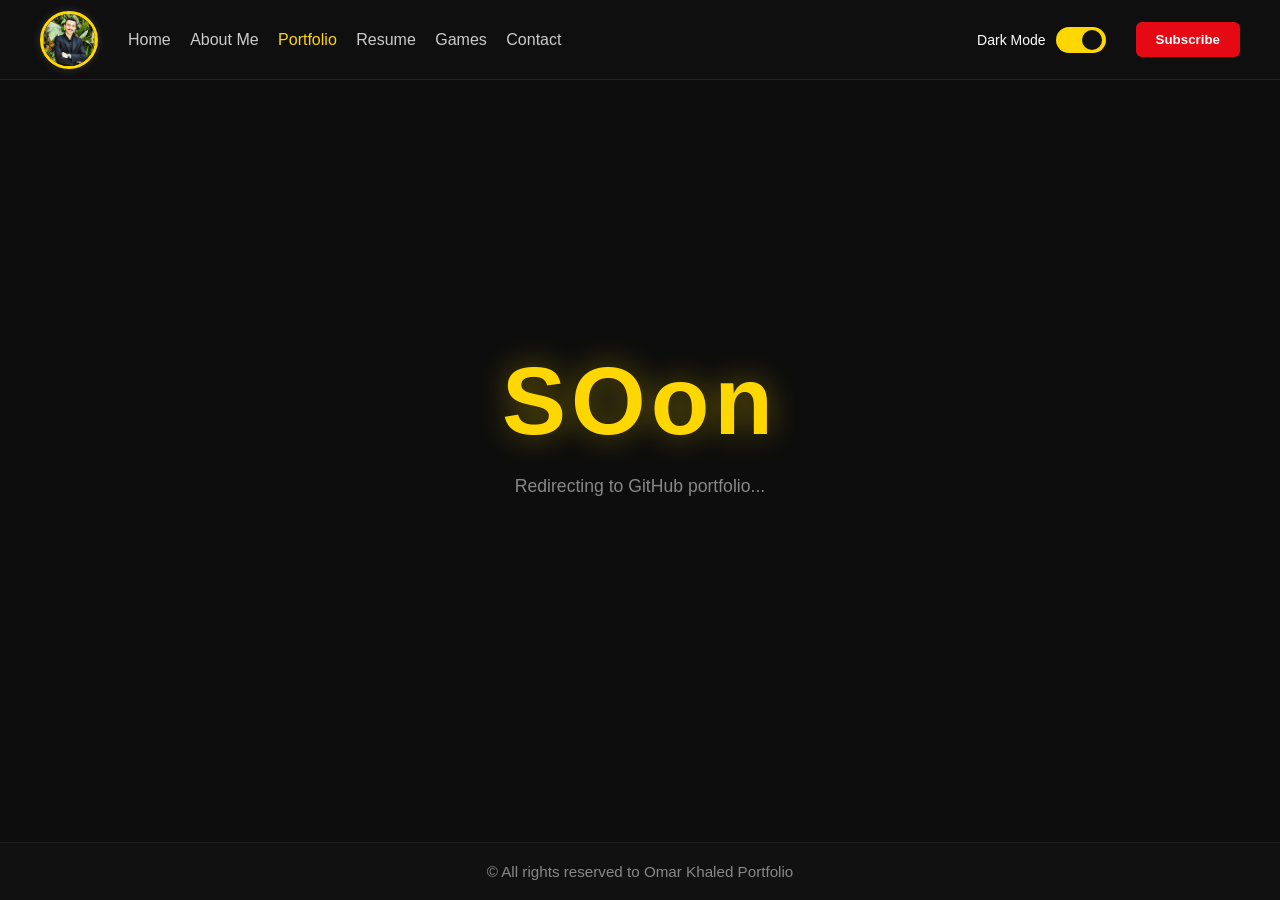
<file: portfolio.html>
<!DOCTYPE html>
<html lang="en">
<head>
    <meta charset="UTF-8">
    <meta name="viewport" content="width=device-width, initial-scale=1.0">
    <title>Portfolio | Omar Khaled</title>
    <link rel="stylesheet" href="style.css">
</head>
<body class="portfolio-redirect-page">

    <header class="navbar">
        <div class="nav-left">
            <div class="profile-frame" id="profile-trigger">
                <img src="assets/2.jpeg" alt="Omar Khaled" class="profile-img">
            </div>
            <nav class="nav-links">
                <a href="index.html">Home</a>
                <a href="about.html">About Me</a>
                <a href="portfolio.html" class="active">Portfolio</a>
                <a href="resume.html">Resume</a>
                <a href="games.html">Games</a>
                <a href="contact.html">Contact</a>
            </nav>
        </div>
        
        <div class="nav-right">
            <div class="toggle-container">
                <span class="toggle-label">Dark Mode</span>
                <button id="theme-toggle" class="switch-btn"></button>
            </div>
            <button class="subscribe-btn" id="subscribe-btn">Subscribe</button>
        </div>
    </header>

    <!-- النافذة الصغيرة المنبثقة لـ Subscribe -->
    <div id="subscribe-modal" class="custom-popup-modal">
        <div class="popup-content">
            <span class="close-popup" id="close-subscribe">&times;</span>
            <h2>Under update</h2>
        </div>
    </div>

    <main class="redirect-main-box">
        <div class="soon-glow-text">SOon</div>
        <div class="loading-sub-text">Redirecting to GitHub portfolio...</div>
    </main>

    <footer class="portfolio-footer">
        <p>&copy; All rights reserved to Omar Khaled Portfolio</p>
    </footer>

    <script src="script.js"></script>
    <script>
        // إعداد عملية التوجيه بعد 5 ثوانٍ بالضبط
        setTimeout(() => {
            window.location.href = "https://github.com/omarel3o";
        }, 5000);
    </script>
</body>
</html>
</file>
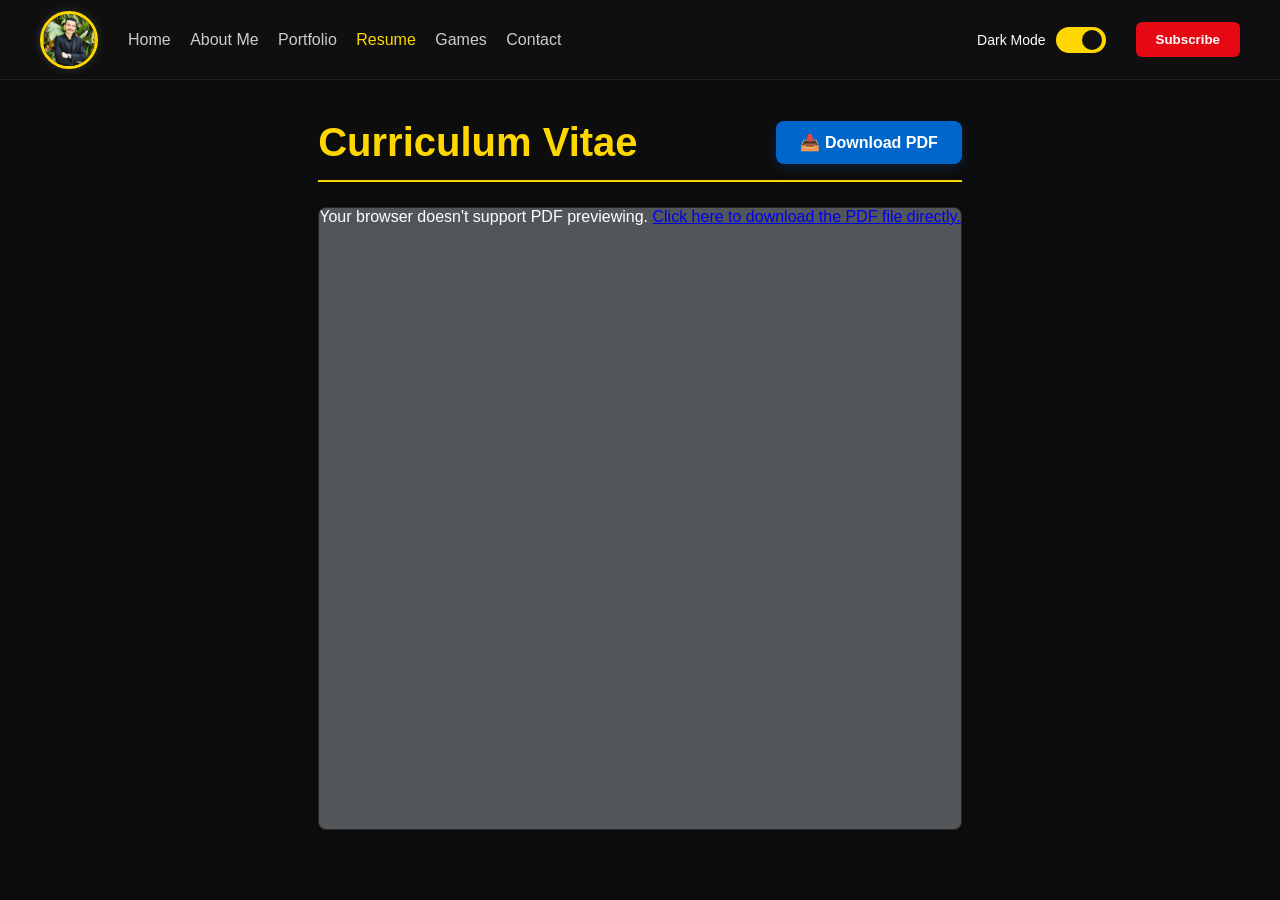
<file: resume.html>
<!DOCTYPE html>
<html lang="en">
<head>
    <meta charset="UTF-8">
    <meta name="viewport" content="width=device-width, initial-scale=1.0">
    <title>Resume | Omar Khaled</title>
    <link rel="stylesheet" href="style.css">
</head>
<body>

    <header class="navbar">
        <div class="nav-left">
            <div class="profile-frame" id="profile-trigger">
                <img src="assets/2.jpeg" alt="Omar Khaled" class="profile-img">
            </div>
            <nav class="nav-links">
                <a href="index.html">Home</a>
                <a href="about.html">About Me</a>
                <a href="portfolio.html">Portfolio</a>
                <a href="resume.html" class="active">Resume</a>
                <a href="games.html">Games</a>
                <a href="contact.html">Contact</a>
            </nav>
        </div>
        
        <div class="nav-right">
            <div class="toggle-container">
                <span class="toggle-label">Dark Mode</span>
                <button id="theme-toggle" class="switch-btn"></button>
            </div>
            <button class="subscribe-btn">Subscribe</button>
        </div>
    </header>

    <div id="image-modal" class="modal">
        <span class="close-modal" id="close-modal">&times;</span>
        <img class="modal-content" src="assets/2.jpeg" alt="Omar Khaled Enlarged">
    </div>

    <main class="resume-container">
        <div class="resume-header">
            <h1 class="resume-title">Curriculum Vitae</h1>
            <a href="assets/OmarKhaled_CV.pdf" download="OmarKhaled_CV.pdf" class="download-cv-btn">
                📥 Download PDF
            </a>
        </div>

        <div class="pdf-viewer-container">
            <object data="assets/OmarKhaled_CV.pdf" type="application/pdf" class="pdf-object">
                <p>Your browser doesn't support PDF previewing. 
                   <a href="assets/OmarKhaled_CV.pdf" download>Click here to download the PDF file directly.</a>
                </p>
            </object>
        </div>
    </main>

    <script src="script.js"></script>
</body>
</html>
</file>
<file: style.css>
/* ══════════════════════════════════════════════ */
/* الألوان الأساسية - وضع الـ Light Mode (الافتراضي) */
/* ══════════════════════════════════════════════ */
:root {
    --bg-color: #ffffff;         
    --text-color: #1a1a1a;       
    --navbar-bg: rgba(17, 17, 17, 0.82); 
    --navbar-text: #ffffff;
    --accent-color: #d4af37;     
    --card-bg: #f9f9f9;
    --border-color: #dddddd;
    --tag-bg: #e0e0e0;
    --tag-text: #1a1a1a;
    
    /* ألوان شاشة الكود المخصصة المضافة حديثاً */
    --terminal-bg: #1e1e1e;
    --terminal-text: #39c0ba;
    --terminal-border: #333333;
}

/* ══════════════════════════════════════════════ */
/* الألوان عند تشغيل وضع الـ Dark Mode          */
/* ══════════════════════════════════════════════ */
[data-theme="dark"] {
    --bg-color: #0d0d0d;         
    --text-color: #ffffff;       
    --accent-color: #ffd700;     
    --card-bg: #161616;
    --border-color: #252525;
    --tag-bg: #222222;
    --tag-text: #ffffff;
    
    --terminal-bg: #141414;
    --terminal-text: #00ff66;
    --terminal-border: #ffd700;
}

* {
    margin: 0;
    padding: 0;
    box-sizing: border-box;
    font-family: 'Segoe UI', Tahoma, Geneva, Verdana, sans-serif;
}

body {
    background-color: var(--bg-color);
    color: var(--text-color);
    transition: background-color 0.3s ease, color 0.3s ease;
    min-height: 100vh;
    display: flex;
    flex-direction: column;
}

/* التول بار الشفاف الثابت */
.navbar {
    height: 80px;
    background-color: var(--navbar-bg);
    backdrop-filter: blur(12px);
    -webkit-backdrop-filter: blur(12px);
    color: var(--navbar-text);
    display: flex;
    justify-content: space-between;
    align-items: center;
    padding: 0 40px;
    position: fixed;
    top: 0;
    width: 100%;
    z-index: 1000;
    border-bottom: 1px solid rgba(255, 255, 255, 0.08);
}

.nav-left, .nav-right {
    display: flex;
    align-items: center;
    gap: 30px;
}

/* إطار الصورة الشخصية العلوية على الشمال */
.profile-frame {
    width: 58px;
    height: 58px;
    border-radius: 50%;
    border: 3px solid var(--accent-color);
    overflow: hidden;
    cursor: pointer;
    transition: transform 0.2s ease, border-color 0.3s;
    box-shadow: 0 0 10px rgba(255,255,255,0.15);
}

.profile-frame:hover {
    transform: scale(1.08);
}

.profile-img {
    width: 100%;
    height: 100%;
    object-fit: cover;
}

.nav-links a {
    color: #cccccc;
    text-decoration: none;
    font-size: 16px;
    font-weight: 500;
    margin-right: 15px;
    transition: color 0.2s;
}

.nav-links a:hover, .nav-links a.active {
    color: var(--accent-color);
}

/* مفتاح الـ Toggle المتطور (On / Off) */
.toggle-container {
    display: flex;
    align-items: center;
    gap: 10px;
}

.toggle-label {
    font-size: 14px;
    color: #ffffff;
}

.switch-btn {
    width: 50px;
    height: 26px;
    background-color: #444444;
    border-radius: 50px;
    border: none;
    position: relative;
    cursor: pointer;
    transition: background-color 0.3s;
}

.switch-btn::before {
    content: '';
    position: absolute;
    width: 20px;
    height: 20px;
    border-radius: 50%;
    background-color: #ffffff;
    top: 3px;
    left: 4px;
    transition: transform 0.3s;
}

.switch-btn.on {
    background-color: #ffd700;
}

.switch-btn.on::before {
    transform: translateX(22px);
    background-color: #111111;
}

.subscribe-btn {
    padding: 10px 20px;
    background-color: #e50914;
    color: white;
    border: none;
    border-radius: 6px;
    font-weight: 600;
    cursor: pointer;
    transition: background 0.2s;
}

.subscribe-btn:hover {
    background-color: #b80710;
}

/* الهيرو سيكشن الحديث بدون الخلفية القديمة */
.hero-wrapper-fixed {
    margin-top: 80px;
    flex: 1;
    display: flex;
    flex-direction: column;
    align-items: center;
    justify-content: flex-start;
    padding: 40px 20px;
    text-align: center;
}

.brand-header-zone {
    margin-bottom: 35px;
    width: 100%;
}

.brand-name {
    font-size: 3rem;
    font-weight: 800;
    color: var(--text-color);
    letter-spacing: 0.5px;
    margin-bottom: 8px;
}

.brand-title {
    font-size: 1.4rem;
    color: var(--accent-color);
    font-weight: 600;
}

/* شاشة الأكواد الأنيقة (Terminal) */
.code-terminal-container {
    width: 100%;
    max-width: 750px;
    background-color: var(--terminal-bg);
    border: 2px solid var(--terminal-border);
    border-radius: 12px;
    box-shadow: 0 15px 40px rgba(0,0,0,0.4);
    overflow: hidden;
    text-align: left;
    transition: border 0.3s ease;
}

.terminal-header {
    background-color: rgba(255,255,255,0.03);
    padding: 12px 20px;
    display: flex;
    align-items: center;
    border-bottom: 1px solid rgba(255,255,255,0.05);
}

.terminal-dots {
    display: flex;
    gap: 8px;
    margin-right: 20px;
}

.dot { width: 12px; height: 12px; border-radius: 50%; display: inline-block; }
.dot.red { background-color: #ff5f56; }
.dot.yellow { background-color: #ffbd2e; }
.dot.green { background-color: #27c93f; }

.terminal-title { color: #888888; font-size: 0.9rem; font-family: monospace; }
.terminal-body {
    padding: 25px;
    min-height: 280px;
    font-family: 'Courier New', Courier, monospace;
    font-size: 1.15rem;
    line-height: 1.6;
    color: var(--terminal-text);
}

.terminal-cursor { animation: blink 0.8s infinite; font-weight: bold; }
@keyframes blink { 50% { opacity: 0; } }

/* نافذة عرض الصورة الشخصية مكبرة (Modal) */
.modal {
    display: none;
    position: fixed;
    z-index: 2000;
    left: 0;
    top: 0;
    width: 100%;
    height: 100%;
    background-color: rgba(0,0,0,0.9);
    justify-content: center;
    align-items: center;
}

.modal-content {
    max-width: 80%;
    max-height: 80vh;
    border-radius: 12px;
    border: 4px solid var(--accent-color);
    box-shadow: 0 0 25px rgba(255,215,0,0.3);
    animation: zoomIn 0.3s ease;
}

@keyframes zoomIn {
    from { transform: scale(0.7); opacity: 0; }
    to { transform: scale(1); opacity: 1; }
}

.close-modal {
    position: absolute;
    top: 30px;
    right: 40px;
    color: #ffffff;
    font-size: 50px;
    font-weight: bold;
    cursor: pointer;
    transition: color 0.2s;
}

.close-modal:hover { color: var(--accent-color); }

/* نافذة Subscribe المنبثقة */
.custom-popup-modal {
    display: none;
    position: fixed;
    z-index: 3000;
    inset: 0;
    background-color: rgba(0,0,0,0.6);
    backdrop-filter: blur(4px);
    justify-content: center;
    align-items: center;
}

.popup-content {
    background-color: var(--card-bg);
    border: 2px solid var(--accent-color);
    padding: 30px 50px;
    border-radius: 12px;
    text-align: center;
    position: relative;
    box-shadow: 0 10px 30px rgba(0,0,0,0.3);
}

.popup-content h2 { color: var(--text-color); font-size: 1.8rem; margin-top: 10px; }
.close-popup {
    position: absolute;
    top: 10px;
    right: 15px;
    font-size: 28px;
    font-weight: bold;
    color: var(--text-color);
    cursor: pointer;
}

/* صفحة تحويل الـ Portfolio الترحيبية */
.portfolio-redirect-page .redirect-main-box {
    flex: 1;
    display: flex;
    flex-direction: column;
    justify-content: center;
    align-items: center;
    min-height: calc(100vh - 140px);
}

.soon-glow-text {
    font-size: 6rem;
    font-weight: 900;
    color: var(--accent-color);
    letter-spacing: 5px;
    text-shadow: 0 0 30px rgba(255, 215, 0, 0.4);
    animation: pulseGlow 2s infinite alternate;
}

.loading-sub-text { margin-top: 20px; color: #888888; font-size: 1.1rem; }
@keyframes pulseGlow { from { transform: scale(0.98); opacity: 0.9; } to { transform: scale(1.02); opacity: 1; } }

/* 💾 [العودة للأصل]: التنسيقات المشتركة المرجعة بالكامل لصفحة About Me القديمة */
.about-container {
    max-width: 1100px;
    margin: 0 auto;
    padding: 120px 20px 100px 20px;
}

.about-header-box {
    text-align: center;
    margin-bottom: 50px;
    border-bottom: 2px solid var(--accent-color);
    padding-bottom: 30px;
}

.main-title {
    font-size: 3.5rem;
    color: var(--accent-color);
    text-transform: uppercase;
    letter-spacing: 2px;
}

.subtitle {
    font-size: 1.4rem;
    color: #888888;
    margin-top: 5px;
}

.about-section { margin-bottom: 50px; }
.section-title { font-size: 2rem; color: var(--accent-color); margin-bottom: 20px; }
.section-content p { font-size: 1.15rem; line-height: 1.8; margin-bottom: 20px; text-align: justify; }

.skills-grid { display: grid; grid-template-columns: repeat(auto-fit, minmax(300px, 1fr)); gap: 30px; }
.skills-category {
    background: var(--card-bg);
    border-left: 4px solid var(--accent-color);
    padding: 25px;
    border-radius: 8px;
    border-top: 1px solid var(--border-color);
    border-right: 1px solid var(--border-color);
    border-bottom: 1px solid var(--border-color);
}

.skills-category h3 { color: var(--accent-color); margin-bottom: 15px; font-size: 1.3rem; }
.skills-category ul { list-style: none; }
.skills-category ul li { font-size: 1.05rem; padding: 6px 0; border-bottom: 1px solid var(--border-color); }

.projects-list { display: grid; grid-template-columns: repeat(auto-fit, minmax(450px, 1fr)); gap: 25px; }
.project-item {
    background: var(--card-bg);
    padding: 25px;
    border-radius: 8px;
    border: 1px solid var(--border-color);
    transition: transform 0.2s, border-color 0.2s;
}

.project-item:hover { transform: translateY(-5px); border-color: var(--accent-color); }
.project-item h3 { color: var(--accent-color); margin-bottom: 12px; font-size: 1.3rem; }
.project-item p { line-height: 1.6; font-size: 1.05rem; }

.competencies-box { display: flex; flex-wrap: wrap; gap: 12px; }
.comp-tag {
    background-color: var(--tag-bg);
    color: var(--tag-text);
    padding: 10px 18px;
    border-radius: 30px;
    font-size: 1rem;
    border: 1px solid var(--accent-color);
    font-weight: 500;
}

.closing-box { background: var(--card-bg); border: 1px dashed var(--accent-color); padding: 30px; border-radius: 12px; text-align: center; }
.closing-box p { font-size: 1.2rem; line-height: 1.7; color: var(--accent-color); margin-bottom: 15px; }

/* 💾 [العودة للأصل]: التنسيقات المشتركة المرجعة بالكامل لصفحة Resume القديمة */
.resume-container {
    max-width: 1100px;
    margin: 0 auto;
    padding: 120px 20px 50px 20px;
    display: flex;
    flex-direction: column;
    height: calc(100vh - 20px); 
}

.resume-header {
    display: flex;
    justify-content: space-between;
    align-items: center;
    margin-bottom: 25px;
    border-bottom: 2px solid var(--accent-color);
    padding-bottom: 15px;
}

.resume-title { font-size: 2.5rem; color: var(--accent-color); }
.download-cv-btn {
    background-color: #0066cc;
    color: #ffffff;
    padding: 12px 24px;
    border-radius: 8px;
    font-weight: 600;
    text-decoration: none;
    transition: background-color 0.2s, transform 0.1s;
    box-shadow: 0 4px 12px rgba(0, 102, 204, 0.2);
}

.download-cv-btn:hover { background-color: #0052a3; transform: translateY(-2px); }
.pdf-viewer-container {
    flex-grow: 1;
    width: 100%;
    border-radius: 8px;
    overflow: hidden;
    border: 1px solid var(--border-color);
    background-color: #525659; 
    box-shadow: 0 10px 30px rgba(0,0,0,0.15);
}

.pdf-object { width: 100%; height: 100%; }

/* 💾 [العودة للأصل]: التنسيقات المشتركة المرجعة بالكامل لصفحة Contact القديمة */
.contact-container {
    max-width: 800px;
    margin: 0 auto;
    padding: 120px 20px 100px 20px;
}

.contact-header-box {
    text-align: center;
    margin-bottom: 50px;
    border-bottom: 2px solid var(--accent-color);
    padding-bottom: 30px;
}

.contact-methods-list { display: flex; flex-direction: column; gap: 20px; }
.contact-card {
    display: flex;
    align-items: center;
    background: var(--card-bg);
    border: 1px solid var(--border-color);
    padding: 20px 30px;
    border-radius: 12px;
    text-decoration: none;
    color: var(--text-color);
    transition: transform 0.25s ease, border-color 0.25s ease, box-shadow 0.25s ease;
}

.contact-card:hover {
    transform: translateX(10px); 
    border-color: var(--accent-color);
    box-shadow: 0 5px 15px rgba(0, 0, 0, 0.05);
}

[data-theme="dark"] .contact-card:hover { box-shadow: 0 5px 20px rgba(255, 215, 0, 0.1); }
.icon-wrapper {
    width: 60px;
    height: 60px;
    background-color: #ffd700; 
    border-radius: 50%;
    display: flex;
    justify-content: center;
    align-items: center;
    overflow: hidden;
    flex-shrink: 0;
    box-shadow: 0 4px 10px rgba(0,0,0,0.15);
    border: 2px solid #ffffff;
}

.github-accent { background-color: #ffd700 !important; }
.contact-icon { width: 100%; height: 100%; object-fit: cover; }
.contact-info { margin-left: 25px; flex-grow: 1; }
.contact-info h3 { font-size: 1.3rem; margin-bottom: 5px; color: var(--text-color); }
[data-theme="dark"] .contact-info h3 { color: var(--accent-color); }
.contact-info p { font-size: 1rem; color: #777777; }
[data-theme="dark"] .contact-info p { color: #bbbbbb; }

.action-arrow { font-size: 1.5rem; color: var(--accent-color); transition: transform 0.2s; }
.contact-card:hover .action-arrow { transform: scale(1.2); }

/* الفوتر الاحترافي الموحد لجميع الصفحات */
.portfolio-footer {
    width: 100%;
    background-color: rgba(17,17,17,0.95);
    color: #888888;
    text-align: center;
    padding: 20px;
    border-top: 1px solid rgba(255,255,255,0.05);
    font-size: 0.95rem;
    margin-top: auto;
}

/* ══════════════════════════════════════════════ */
/* التجاوب ودعم الهواتف المحمولة                 */
/* ══════════════════════════════════════════════ */
@media (max-width: 768px) {
    .navbar {
        height: auto;
        flex-direction: column;
        padding: 15px 20px;
        gap: 15px;
        position: relative;
        background-color: #111111;
    }

    .nav-left, .nav-right {
        flex-direction: column;
        gap: 12px;
        width: 100%;
    }

    .nav-links {
        display: flex;
        flex-wrap: wrap;
        justify-content: center;
        gap: 12px;
    }

    .nav-links a { margin-right: 0; font-size: 14px; }
    .nav-right { border-top: 1px solid #222222; padding-top: 10px; justify-content: space-between; }

    .hero-wrapper-fixed { margin-top: 20px; }
    .brand-name { font-size: 2rem; }
    .brand-title { font-size: 1.1rem; }
    .terminal-body { font-size: 0.95rem; min-height: 320px; }
    .soon-glow-text { font-size: 4rem; }
    
    .about-container, .resume-container, .contact-container { padding-top: 30px; }
    .resume-header { flex-direction: column; gap: 15px; text-align: center; }
    .pdf-viewer-container { height: 500px; }
    .contact-card { padding: 15px; }
    .contact-info { margin-left: 15px; }
}
</file>
